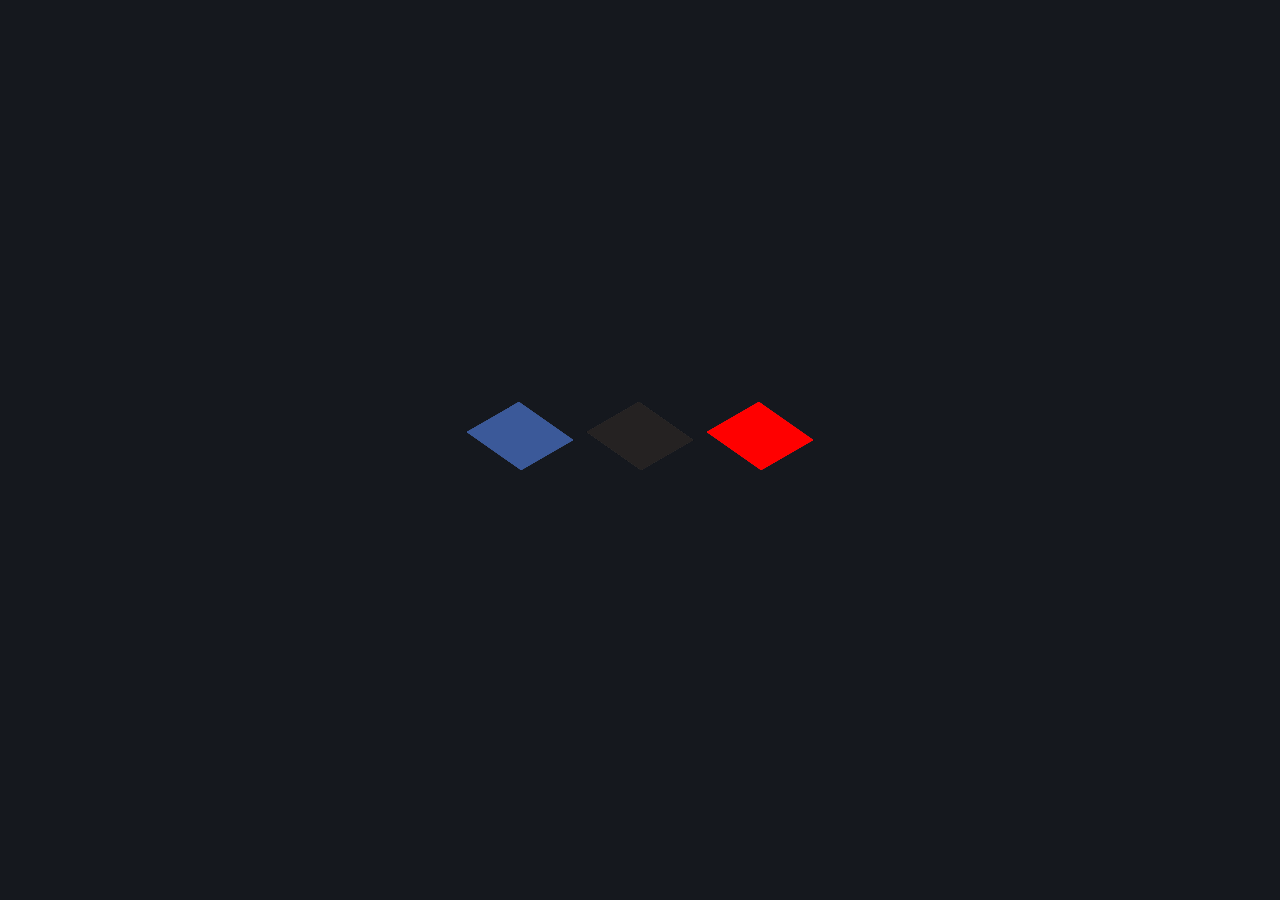
<file: index.html>
<!DOCTYPE html>
<html lang="en">
<head>
    <meta charset="UTF-8">
    <meta name="viewport" content="width=device-width, initial-scale=1.0">
    <title>3D Card</title>
    <link rel="stylesheet" href="style.css" >
    <link rel="stylesheet" href="https://use.fontawesome.com/releases/v5.15.4/css/all.css" integrity="sha384-DyZ88mC6Up2uqS4h/KRgHuoeGwBcD4Ng9SiP4dIRy0EXTlnuz47vAwmeGwVChigm" crossorigin="anonymous"/>
</head>
<body>
    <ul>
        <li>
            <span style="background: #3b5999;"></span>
            <span style="background: #3b5999;"></span>
            <span style="background: #3b5999;"></span>
            <span style="background: #3b5999;"></span>
            <span style="background: #3b5999;"><i class="fab fa-facebook-square"></i></span>
      </li>
    </ul>

    <ul>
        <li>
            <span style="background:rgb(37, 34, 34);"></span>
            <span style="background:rgb(37, 34, 34);"></span>
            <span style="background:rgb(37, 34, 34);"></span>
            <span style="background:rgb(37, 34, 34);"></span>
            <span style="background:rgb(37, 34, 34);"><i class="fab fa-github"></i></i></span>
      </li>
    </ul>

    <ul >
        <li>
            <span style="background:red;"></span>
            <span style="background:red;"></span>
            <span style="background:red;"></span>
            <span style="background:red;"></span>
            <span style="background:red;"><i class="fab fa-youtube"></i></span>
      </li>
    </ul>
</body>
</html>
</file>
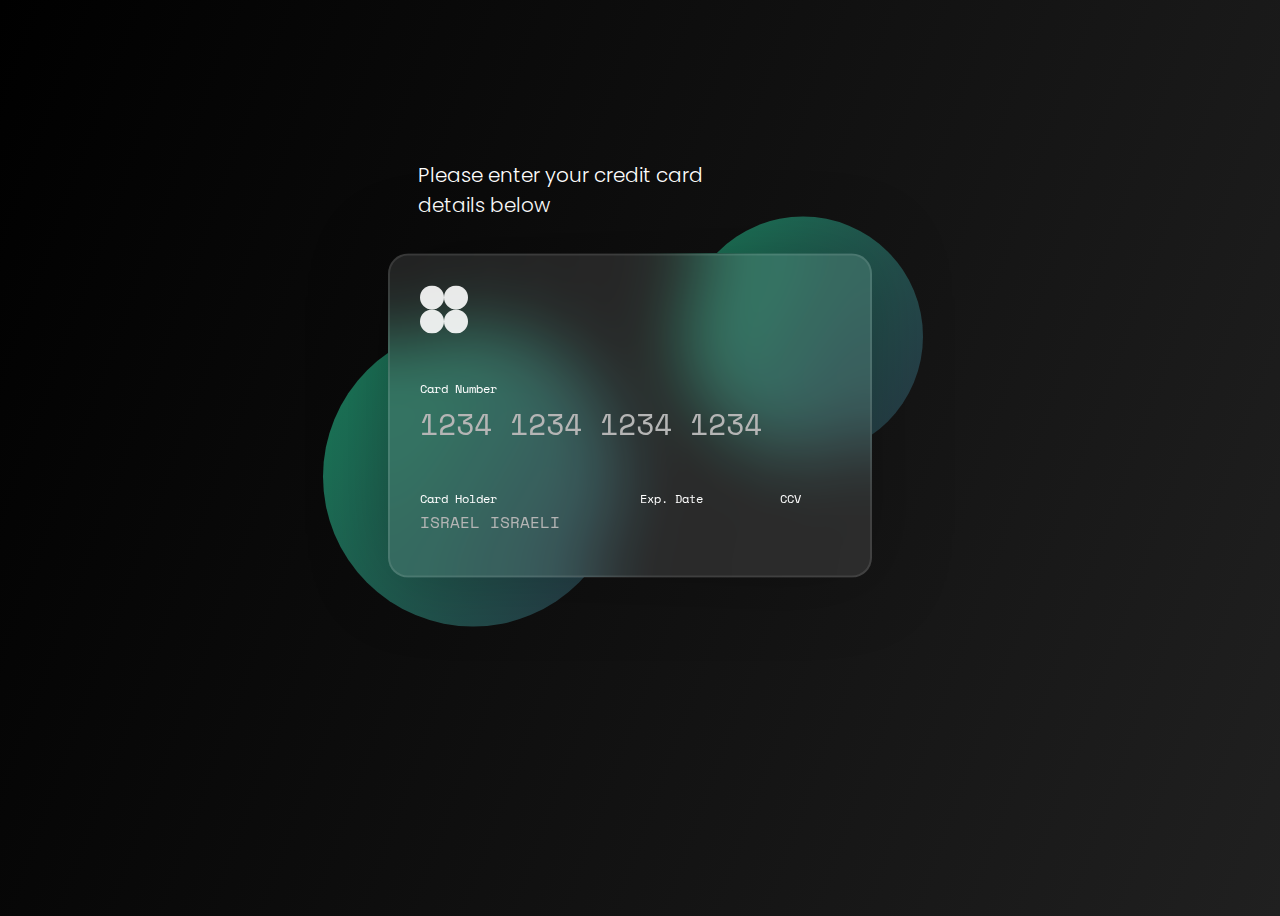
<file: demo16/index.html>
<!DOCTYPE html>
<html lang="en">
<head>
    <meta charset="UTF-8">
    <meta name="viewport" content="width=device-width, initial-scale=1.0">
    <link rel="stylesheet" href="style.css">
    <title>Document</title>
</head>
<body>
    <link rel="preconnect" href="https://fonts.gstatic.com">
<link href="https://fonts.googleapis.com/css2?family=Space+Mono:ital,wght@0,400;0,700;1,400;1,700&display=swap" rel="stylesheet">
<link rel="preconnect" href="https://fonts.gstatic.com">
<link href="https://fonts.googleapis.com/css2?family=Poppins:wght@300;400&display=swap" rel="stylesheet">

<script src="https://ajax.googleapis.com/ajax/libs/jquery/3.5.1/jquery.min.js"></script>

<div class="box">

  
  <div class="mdl">
  <div class="circles">
    <div class="circle circle-1"></div>
    <div class="circle circle-2"></div>
  </div>  
      <h1 class="title">
        Please enter your credit card <br>details below
      </h1>
    
    <div class="card">

      <form>
        <div class="logo">
          <?xml version="1.0" encoding="UTF-8"?>
          <svg width="48px" height="48px" viewBox="0 0 64 64" version="1.1" xmlns="http://www.w3.org/2000/svg" xmlns:xlink="http://www.w3.org/1999/xlink">
            <title>Group</title>
            <g id="Page-1" stroke="none" stroke-width="1" fill="none" fill-rule="evenodd">
              <g id="Group" fill="#FFFFFF">
                <circle id="Oval" cx="16" cy="16" r="16"></circle>
                <circle id="Oval" cx="16" cy="48" r="16"></circle>
                <circle id="Oval" cx="48" cy="16" r="16"></circle>
                <circle id="Oval" cx="48" cy="48" r="16"></circle>
              </g>
            </g>
          </svg>

        </div>
        <div class="card-number">
          <label>Card Number</label>
          <input id="card-number" placeholder="1234 1234 1234 1234" type="text" required maxlength="19">
          <span class="underline"></span>

        </div>
        <br>
        <div class="group">
          <div class="card-name">
            <label>Card Holder</label>
            <input id="card-name" placeholder="ISRAEL ISRAELI" type="text" required>
            <span class="underline"></span>

          </div>
          <div class="expiration-date">
            <label>Exp. Date</label>
            <input id="card-exp" placeholder="10/25" type="text" maxlength="5" required>
            <span class="underline"></span>

          </div>
          <div class="ccv">
            <label>CCV</label>
            <input id="card-ccv" placeholder="123" type="text" maxlength="3" required>
            <span class="underline"></span>
          </div>

        </div>
      </form>
    </div>
  </div>

</div>
<script src="main.js"></script>
</body>
</html>
</file>
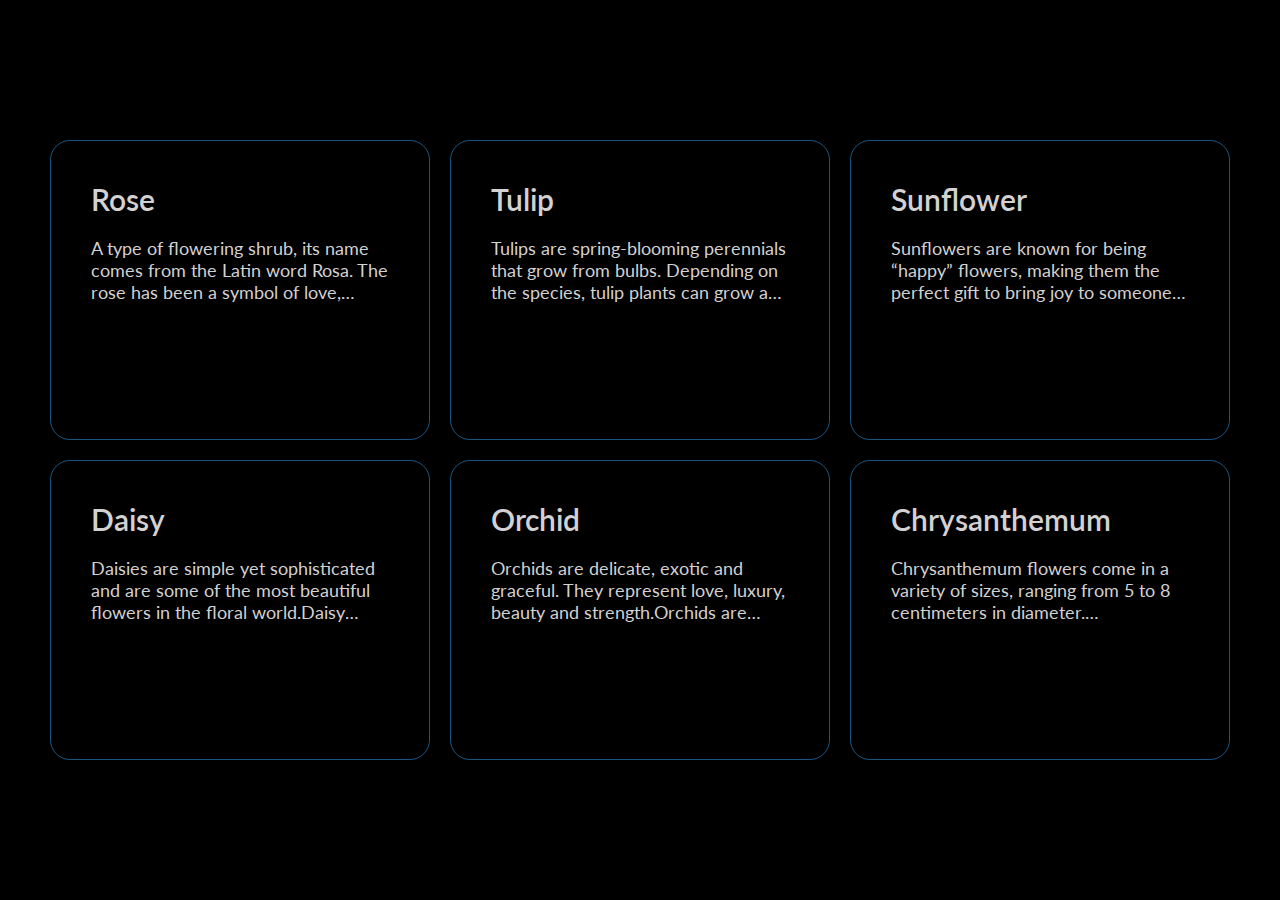
<file: demo19/index.html>
<head>
    <title>card hover</title>
    <meta name='viewport' content='width=device-width, initial-scale=1'>
    <link rel="preconnect" href="https://fonts.googleapis.com">
    <link rel="preconnect" href="https://fonts.gstatic.com" crossorigin>
    <link href="https://fonts.googleapis.com/css2?family=Lato:ital,wght@0,100;0,300;0,400;0,700;0,900;1,100;1,300;1,400;1,700;1,900&display=swap" rel="stylesheet">
    <link rel="stylesheet" href="style.css">  
    <script src="script.js"></script>
</head>

  
  <body>
    <section>
      <div class="container max-w-5xl mx-auto px-8">
        <div class="card-wraper">
          <div class="background" id="background"></div>
          <a href="javascript:void(0)" class="card relative group block p-2 h-full w-full">
            <div class="card-main">
              <div class="card-inner">
                <div>
                  <h3>Rose</h3>
                  <p>A type of flowering shrub, its name comes from the Latin word Rosa. The rose has been
                    a symbol of love, beauty, war, and
                    politics. The rose plant can be erect shrubs, climbing, or trailing, with stems that
                    are often armed with sharp
                    prickles. Flowers vary in size and shape and are usually large and showy, in colors
                    ranging from white through yellows
                    and reds. Most species are native to Asia, with smaller numbers native to Europe,
                    North America, and northwestern
                    Africa.Roses are often grown as ornamental plants for their beautiful and sometimes
                    fragrant flowers. They are popular garden
                    plants but are sometimes grown indoors and are used as cut flowers.The rose species,
                    China rose (Rosa chinensis), has been used in traditional Chinese medicine. The
                    roots and fruits are
                    used for arthritis, joint pains, coughs, and skin wounds and infections. The flower
                    buds are used to stimulate blood
                    flow and help with chest and abdominal pain.Rose water is commonly used in Middle
                    Eastern and Indian cooking, especially in sweets such as baklava, nougat, and
                    Turkish delight.</p>
                </div>
              </div>
            </div>
          </a>
          <a href="javascript:void(0)" class="card relative group block p-2 h-full w-full">
            <div class="card-main">
              <div class="card-inner">
                <div>
                  <h3>Tulip</h3>
                  <p>Tulips are spring-blooming perennials that grow from bulbs. Depending on the species,
                    tulip plants can grow as short as
                    4 inches (10 cm) or as high as 28 inches (71 cm). The tulip's large flowers usually
                    bloom on scapes or subscapose stems
                    that lack bracts. Most tulips produce only one flower per stem, but a few species
                    bear multiple flowers on their scapes
                    (e.g., Tulipa turkestanica). The showy, generally cup- or star-shaped tulip flower
                    has three petals and three sepals,
                    which are often termed tepals because they are nearly identical.Tulip bulbs are
                    measured in centimeters around the "waist" of the bulb. Longfield Gardens supplies
                    tulip bulbs that are
                    at least 12cm in circumference. This ensures you will always get the biggest,
                    brightest blooms.Tulip bulbs should be planted in mid to late fall, any time after
                    the first frost and before the ground freezes. For
                    best results, plant the bulbs within a month after you receive them.Plant tulip
                    bulbs 6" to 8" deep and 4" to 5" apart on center. You may plant the bulbs
                    individually, or can dig out a
                    larger area and plant a number of bulbs at once. Position the bulbs with the pointy
                    end up and then cover them with
                    soil. Fall and winter rains usually provide adequate moisture. Water only if the
                    weather is very dry.</p>
                </div>
              </div>
            </div>
          </a>
          <a href="javascript:void(0)" class="card relative group block p-2 h-full w-full">
            <div class="card-main">
              <div class="card-inner">
                <div>
                  <h3>Sunflower</h3>
                  <p>Sunflowers are known for being “happy” flowers, making them the perfect gift to bring
                    joy to someone’s (or your) day.The common sunflower has a green erect stem covered
                    in coarse hairs, growing on average around 2m tall. The leaves are
                    broad, with serrated edges, and are alternately arranged on the stem. The ‘flower’
                    of the common sunflower is actually a
                    pseudanthium, or flowerhead, made up of many small flowers. The outer yellow
                    ‘petals’ on the flowerhead are known as ray
                    flowers and are made up of multiple petals fused together. Ray petals are usually
                    yellow but can sometimes be red or
                    orange. The black-brown flowers in the centre of the head, called disk flowers, grow
                    in a spiral formation, and mature
                    into sunflower seeds over time.Sunflower seeds are processed to create sunflower
                    oil, a cooking oil that is both cheap to produce and high in
                    unsaturated fats.Sunflower seeds are eaten both raw and roasted as a snack. They can
                    also be processed to create sunflower butter, an
                    alternative to peanut butter.Sunflower oil can be processed into margarine.Some
                    Native American peoples use ground sunflower seeds to make bread-like products.Did
                    you know? Sunflower petals are edible, but they aren't widely eaten due to their
                    flavour.</p>
                </div>
              </div>
            </div>
          </a>
          <a href="javascript:void(0)" class="card relative group block p-2 h-full w-full">
            <div class="card-main">
              <div class="card-inner">
                <div>
                  <h3>Daisy</h3>
                  <p>Daisies are simple yet sophisticated and are some of the most beautiful flowers in
                    the floral world.Daisy plants often grow to about 2 to 3 feet (61 to 91 centimeters)
                    tall. The flowers grow on long stalks. Two types of
                    flower make up each flower head. Ray flowers are what people call petals. The ray
                    flowers may be long or short. Tiny
                    disk flowers make up the center. The center may be flat or rounded. Depending on the
                    type of daisy, the flower heads are
                    from 1 to 4 inches (2.5 to 10 centimeters) wide.Oxeye and Shasta daisies have a ring
                    of white ray flowers around a bright yellow center. The ray flowers of the English
                    daisy may be white, purple, pink, or red.With its soft, pearly white petals
                    radiating from a golden center, the Shasta daisy is a timeless classic. Not is it
                    only one of the largest daisies, but it is also one of the easiest to grow and care
                    for. Plus, you can enjoy its hearty
                    blooms season after season.The sweet simplicity and genuine beauty of the daisy have
                    made the flower an international emblem of innocence and
                    purity. Its fresh, crisp appearance has come to symbolize new beginnings, and its
                    bright, spirit-lifting colors are
                    known to spread happiness like wildfire. It’s for these reasons that daisies make
                    the perfect gifts and decorations for
                    celebrating all of life’s biggest milestone events.</p>
                </div>
              </div>
            </div>
          </a>
          <a href="javascript:void(0)" class="card relative group block p-2 h-full w-full">
            <div class="card-main">
              <div class="card-inner">
                <div>
                  <h3>Orchid</h3>
                  <p>Orchids are delicate, exotic and graceful. They represent love, luxury, beauty and
                    strength.Orchids are plants prized for their beautiful and unique flowers. Orchids
                    make up one of the world’s largest plant
                    families, with between 15,000 and 35,000 species, or types. Many people grow orchids
                    as a hobby.
                    Orchids grow in most parts of the world except for the areas near the North and
                    South poles. Most orchids prefer warm,
                    tropical areas. Orchids can grow in soil, completely underground, or on other plants
                    or rocks. The species that grow on
                    other plants or rocks do not have their roots in soil. Instead, their roots dangle
                    in the air or cling to the plant or
                    rock. They get moisture and nutrients from rainwater, rotting plant matter, or the
                    air.
                    Orchid plants can measure from less than an inch (2.5 centimeters) to more than 15
                    feet (4.6 meters) tall. There can be
                    a single flower or clusters. The flowers can be as small as 0.1 inch (2.5
                    millimeters) or as large as 15 inches (38
                    centimeters) across. They can be almost any color, and some have spots or streaks.
                    Many have a strong fragrance, or
                    smell, but some have no fragrance at all.
                    The flavoring known as vanilla comes from the seedpods of some orchid plants. It is
                    used in baked goods and beverages,
                    and it is an ingredient in perfumes as well.</p>
                </div>
              </div>
            </div>
          </a>
          <a href="javascript:void(0)" class="card relative group block p-2 h-full w-full">
            <div class="card-main">
              <div class="card-inner">
                <div>
                  <h3>Chrysanthemum</h3>
                  <p>Chrysanthemum flowers come in a variety of sizes, ranging from 5 to 8 centimeters in
                    diameter. Chrysanthemums are
                    composite flowers that grow in varying petal arrangements, with some types having a
                    daisy-like structure, others having
                    a rounder, pompom-like appearance, and even some blooms with quill-like petals. The
                    blossoms also have varying hues,
                    from white and light yellow to deep burgundies and purples. Chrysanthemums have a
                    sweet and floral scent with notes of
                    menthol that clear the nasal passages. The flavor profile of Chrysanthemums may
                    differ depending on the variety, but
                    commonly the blossoms have bitter and floral nuances with sweet and peppery
                    undertones.Chrysanthemum flower is the generalized term for thousands of commonly
                    grown perennials, affectionately known as mums.
                    These species of flowering plants are members of the daisy family and bloom in a
                    vast array of colors and shapes. All
                    mum flowers are edible, with the most common variety, pictured above, being Garland
                    chrysanthemums, botanically
                    classified as Chrysanthemum coronarium. This variety is also grown for its leafy
                    greens and succulent stems, known as
                    Shungiku in many Asian cultures. Garland chrysanthemums are one of the only
                    varieties whose greens are edible. Other
                    species of Chrysanthemum greens can cause contact dermatitis when handled without
                    gloves and may result in digestive
                    irritation when consumed. Chrysanthemum flowers produce a natural pesticide that
                    helps with pest control in home gardens
                    but is also toxic to household pests. Throughout history, Chrysanthemums have been a
                    symbol of love, life, and rebirth.
                    They are often gifted at baby showers and birthdays and are placed as offerings to
                    the Goddess Lakshmi during Diwali
                    Puja in Hindu culture. Mums are one of the most used edible flowers today, elevating
                    the color, texture, dimension, and
                    flavor of many different culinary creations.</p>
                </div>
              </div>
            </div>
          </a>
        </div>
      </div>
    </section>
  </body>
</file>
<file: style.css>
body {
  display: flex;
  justify-content: center;
  align-items: center;
  height:95vh;
  background: #15181e;
}

ul {
  position: relative;
  margin: 0;
  padding: 0;
  display: flex;
}

ul li {
  position: relative;
  list-style: none;
  width: 60px;
  height: 60px;
  margin: 0 30px;
  transform: rotate(-30deg) skew(25deg);
  background: #ccc;
}

ul li span {
  position: absolute;
  top: 0;
  left: 0;
  width: 100%;
  height: 100%;
  background-color: #000;
  transition: 0.5s;
  display: flex !important;
  justify-content: center;
  align-items: center;
  color: #fff;
  font-size: 30px !important;
}

ul li:hover span {
  box-shadow: -1px 1px 1px rgba(0,0,0,.1);
  filter: brightness(1.5);
}

ul li:hover span:nth-child(5) {
  transform: translate(40px, -40px);
  opacity: 1;
}

ul li:hover span:nth-child(4) {
  transform: translate(30px, -30px);
  opacity: .8;
}

ul li:hover span:nth-child(3) {
  transform: translate(20px, -20px);
  opacity: .6;
}

ul li:hover span:nth-child(2) {
  transform: translate(10px, -10px);
  opacity: .4;
}

ul li:hover span:nth-child(1) {
  transform: translate(0, 0);
  opacity: 0.2;
}
</file>
<file: demo16/style.css>
/* author: https://codepen.io/ronkeee/pen/KKgJmmz
ron */
body{
    display: block;
    position: center;
      font-family: 'Space Mono', monospace;
      background-color: rgb(240, 244, 247);
    background: linear-gradient(-70deg,  #202020, #000000);
    height: 100vh;
    overflow: hidden;
  }
  
  
  
  /* .box {
    position: absolute;
    margin: auto;
    top: 0;
    right: 0;
    bottom: 0;
    left: 0;
  
  }  */
  
  
  
  /* Background circles start */
  .circle {
    position: absolute;
    border-radius: 50%;
    background: linear-gradient(120deg, #1D976C, #2c3e50);
  }
  .circles {
    position: absolute;
    height: 270px;
    width: 450px;
    top: 50%;
    left: 50%;
    transform: translate(-50%, -50%);
    z-index: -1;
  }
  .circle-1 {
    height: 300px;
    width: 300px;
    top: 100px;
    left: -50px;
    opacity: 0.8;
    animation-timing-function: cubic-bezier(0.54, 0.085, 0.5, 0.92);
    animation-iteration-count: infinite;
    animation-name: float;
    -webkit-animation-name: float;
    animation-duration: 6s;
    -webkit-animation-duration: 6s;
    -webkit-animation-delay: 3.5s;
    animation-delay: 3.5s;
    animation-direction: alternate;
    
  }
  
  .circle-2 {
    height: 240px;
    width: 240px;
    bottom: 40px;
    right: -100px;
    opacity: 0.8;
    animation-timing-function: cubic-bezier(0.54, 0.085, 0.5, 0.92);
    animation-iteration-count: infinite;
    animation-name: float;
    -webkit-animation-name: float;
    animation-duration: 6s;
    -webkit-animation-duration: 6s;
    -webkit-animation-delay: 2s;
    animation-delay: 2s;
    animation-direction: alternate;
  }
  /* Background circles end */
  
  
  
  
  
  /* ANIMATIONS */
  @keyframes explode {
   0% { opacity: 1; }
   100% { transform: scale(1.2); opacity: 0; }
  }
  @keyframes float {
  
    0% {
      -webkit-transform: rotateX(0deg) translateY(0px);
      -moz-transform: rotateX(0deg) translateY(0px);
      -ms-transform: rotateX(0deg) translateY(0px);
      -o-transform: rotateX(0deg) translateY(0px);
      transform: rotateX(0deg) translateY(0px);
      }
  
    50% {
      -webkit-transform: rotateX(0deg) translateY(1px) translateX(5px);
      -moz-transform: rotateX(0deg) translateY(10px) translateX(5px);
      -ms-transform: rotateX(0deg) translateY(30px) translateX(5px);
      -o-transform: rotateX(0deg) translateY(40px) translateX(5px);
      transform: rotateX(0deg) translateY(10px) translateX(5px);
  }
    100% {
      -webkit-transform: rotateX(0deg) translateY(0px) translateX(1px);
      -moz-transform: rotateX(0deg) translateY(0px) translateX(1px);
      -ms-transform: rotateX(0deg) translateY(0px) translateX(1px);
      -o-transform: rotateX(0deg) translateY(0px) translateX(1px);
      transform: rotateX(0deg) translateY(0px) translateX(1px);
    }
  
  }
  
  .mdl{
    height: auto;
    width: 420px;
    position: absolute;
    top: 45%;
    left: 50%;
    transform: translate(-60%,-60%);
  
  }
  
  h1{
    
    font-family: 'Poppins', sans-serif;
    font-size: 20px;
    font-weight: 300;
    padding-left: 30px;
    padding-bottom: 20px;
    color: #ffffff;
    width: 420px;
    line-height: 1.5em;
    text-align: left;
  }
  
  .card {
    height: 260px;
    width: 420px;
    border-radius: 20px;
    background: rgba(255, 255, 255, 0.1);
    backdrop-filter: blur(35px);
    border: 2px solid rgba(255, 255, 255, 0.1);
    box-shadow: 0 0 80px rgba(0, 0, 0, 0.25);
    padding: 30px 30px 30px 30px;
    overflow: hidden;
    
  }
  
  .logo{
    padding-bottom: 40px;
    opacity: 0.9;
  }
  
  
  
  input[id="card-number"]{
    font-size: 30px;
    font-family: 'Space Mono', monospace;
    width: 100%;
    height: 50px;
  }
  
  input[id="card-number"]::placeholder{
    color: #b5b5b5;
    font-size: 30px;
    font-family: 'Space Mono', monospace;
  }
  
  input::placeholder{
    color: #b5b5b5;
    font-family: 'Space Mono', monospace;
  }
  
  
  
  .group{
    display: inline-flex;
    margin: 0;
    padding: 0;
    
  }
  
  .card-number 			  { 
    position:relative; 
     display: inline-block;
    overflow: hidden;
    margin-bottom:30px; 
    
   
  }
  
  .card-number > input[id="card-number"]{
    border: none;
    margin-bottom: 0px;
    outline: none;
  }
  
  .card-name > input[id="card-name"]{
    border: none;
    margin-bottom: 0px;
    outline: none;
  }
  
  .card-exp > input[id="card-exp"]{
    border: none;
    margin-bottom: 0px;
    outline: none;
  }
  
  .card-ccv > input[id="card-ccv"]{
    border: none;
    margin-bottom: 0px;
    outline: none;
  }
  
  .underline{
    transition: all 0.3s;
    display: inline-block;
    bottom: 0;
    left: -100%;
    position: absolute;
    width: 100%;
    height: 2px;
    background-color: #ffffff;
  }
  
  .card-number > input[id="card-number"]:hover + .underline
  {
    left: 0; 
  }
  
  .card-number > input[id="card-number"]:focus + .underline
  {
    left: 0; 
  }
  
  
  
  
  .card-name > input[id="card-name"]:hover + .underline{
    left: 0; 
  }
  .card-name > input[id="card-name"]:focus + .underline{
    left: 0; 
  }
  
  .expiration-date > input[id="card-exp"]:hover + .underline{
    left: 0;
  }
  
  .expiration-date > input[id="card-exp"]:focus + .underline{
    left: 0;
  }
  
  .ccv > input[id="card-ccv"]:hover + .underline{
    left: 0;
  }
  
  .ccv > input[id="card-ccv"]:focus + .underline{
    left: 0;
  }
  
  .card-name{ 
    font-family: 'Space Mono', monospace;
    padding: 0px 80px  0px 0px;
    margin-right: 40px;
    width: 100px;
    position:relative; 
     display: inline-block;
    overflow: hidden;
  }
  
  .expiration-date{
    font-family: 'Space Mono', monospace;
   padding: 0px 0px 0px 0px; 
    margin-right: 60px;
    width: 80px;
    position:relative; 
     display: inline-block;
    overflow: hidden;
  }
  
  .ccv{
    font-family: 'Space Mono', monospace;
   padding: 0px 0px 0px 0px; 
    margin-right: 0px;
    width: 60px;
    position:relative; 
     display: inline-block;
    overflow: hidden;
  }
  
  
  
  
  input {
    font-family: 'Space Mono', monospace;
    border: none;
    font-size: 16px;
    height: 26px;
    color: #ffffff;
    background: 0;
    padding: 0;
    width: 0;
  }
  
  input:focus{ 
    border-bottom: 2px solid white;
    outline: none;
    font-family: 'Space Mono', monospace;
    border: none;
    color: white;
    font-size: 16px;
    height: 30px;
    margin-bottom: -2px;
  }
  
  input:hover{
    border-bottom: 2px solid white;
    font-family: 'Space Mono', monospace;
    color: white;
    margin-bottom: -2px;
    font-size: 16px;
    height: 30px;
  }
  
  
  
  
  
  input[id="card-number"]:focus
  {
    border: none;
    border-bottom: 2px solid white;
    color: white;
    font-size: 30px;
    height: 50px;
    margin-bottom: -2px;
    width: 400px;
  }
  
  input[id="card-number"]:hover
  {
    border: none;
    border-bottom: 2px solid white;
    color: white;
    font-size: 30px;
    height: 50px;
    margin-bottom: -2px;
    width: 400px;
  }
  
  
  
  
  input[id="card-name"]{
    color: white;
    margin-bottom: -2px;
    font-size: 16px;
    height: 26px;
    width: 160px;
  }
  
  input[id="card-name"]:hover{
    border-bottom: 2px solid white;
    color: white;
    margin-bottom: -2px;
    font-size: 16px;
    height: 26px;
    width: 160px;
  }
  
  input[id="card-name"]:focus{
    border-bottom: 2px solid white;
    color: white;
    margin-bottom: -2px;
    font-size: 16px;
    height: 26px;
    width: 160px;
  }
  
  input[id="card-exp"]:hover{
    border-bottom: 2px solid white;
    color: white;
    margin-bottom: -2px;
    font-size: 16px;
    height: 26px;
    width: 80px;
  }
  
  input[id="card-exp"]:focus{
    border-bottom: 2px solid white;
    color: white;
    margin-bottom: -2px;
    font-size: 16px;
    height: 26px;
    width: 80px;
  }
  
  input[id="card-ccv"]:hover{
    border-bottom: 2px solid white;
    color: white;
    margin-bottom: -2px;
    font-size: 16px;
    height: 26px;
    width: 50px;
    
  }
  
  input[id="card-ccv"]:focus{
    border-bottom: 2px solid white;
    color: white;
    margin-bottom: -2px;
    font-size: 16px;
    height: 26px;
    width: 50px;
    
  }
  
  
  label {
    color: white; 
    font-size:12px;
    font-weight:normal;
    font-family: 'Space Mono', monospace;
    pointer-events:none;
    display: block;
    padding-bottom: 2px;
  
  }
</file>
<file: demo19/style.css>
* {
    margin: 0;
    padding: 0;
    box-sizing: border-box;
  }
  body {
    height: 100svh;
    overflow-x: hidden;
    background-color: #000;
    color: #e7e7e7;
  
    font-family: "Lato", sans-serif;
    font-weight: 400;
  }
  section {
    height: 100%;
  }
  .container {
    max-width: 1200px;
    margin: 0 auto;
    padding: 40px 0;
    display: flex;
    align-items: center;
    justify-content: center;
    height: 100%;
    min-height: 710px;
  }
  h3 {
    font-size: 30px;
    margin-bottom: 20px;
    font-weight: 600;
    color: #d3d1d1;
  }
  p {
    font-size: 18px;
    font-weight: 400;
    color: #d3d1d1;
    overflow: hidden;
    text-overflow: ellipsis;
    display: -webkit-box;
    -webkit-line-clamp: 3;
    -webkit-box-orient: vertical;
  }
  a.zoomed p {
    -webkit-line-clamp: unset;
  }
  a.zoomed .card-inner {
    overflow: auto;
  }
  a.opacity-0 {
    opacity: 0;
  }
  .overflow {
    overflow: hidden;
  }
  .overflow .background {
    opacity: 0 !important;
  }
  
  .background {
    background-color: #2c5c7f;
    border-radius: 20px;
    position: absolute;
    transition: all 0.4s ease-in-out;
    opacity: 0;
  }
  .card-wraper {
    display: grid;
    grid-template-columns: repeat(3, minmax(0, 1fr));
    justify-content: space-between;
  }
  a.card {
    text-decoration: none;
    height: 100%;
    width: 100%;
    display: inline-block;
    position: relative;
    padding: 10px;
  }
  .card-main {
    border: 1px solid #1a5582;
    padding: 40px;
    width: 100%;
    height: 100%;
    min-height: 300px;
    border-radius: 20px;
    overflow: hidden;
    background-color: #000;
  }
  .card:hover .card-main {
    position: relative;
    z-index: 20;
  }
  .card-inner {
    position: relative;
    z-index: 50;
    height: 100%;
  }
  .card-inner div {
    height: 100%;
  }
  img {
    height: 100%;
    width: 100%;
  }
  
  @media screen and (max-width: 1199px) {
    .container {
      max-width: 960px;
    }
  }
  
  @media screen and (max-width: 991px) {
    body {
      height: 100%;
    }
    .container {
      max-width: 720px;
      display: block;
    }
    .card-wraper {
      grid-template-columns: repeat(2, minmax(0, 1fr));
    }
  }
  
  @media screen and (max-width: 767px) {
    .container {
      max-width: 520px;
    }
    .card-wraper {
      grid-template-columns: repeat(2, minmax(0, 1fr));
    }
    .card-main {
      padding: 30px 20px;
    }
    a.card {
      padding: 6px;
    }
  }
  
  @media screen and (max-width: 575px) {
    .container {
      max-width: 100%;
    }
    .card-wraper {
      grid-template-columns: repeat(1, minmax(0, 1fr));
    }
    .card-main {
      padding: 40px;
    }
    a.card {
      padding: 10px;
    }
  }
</file>
